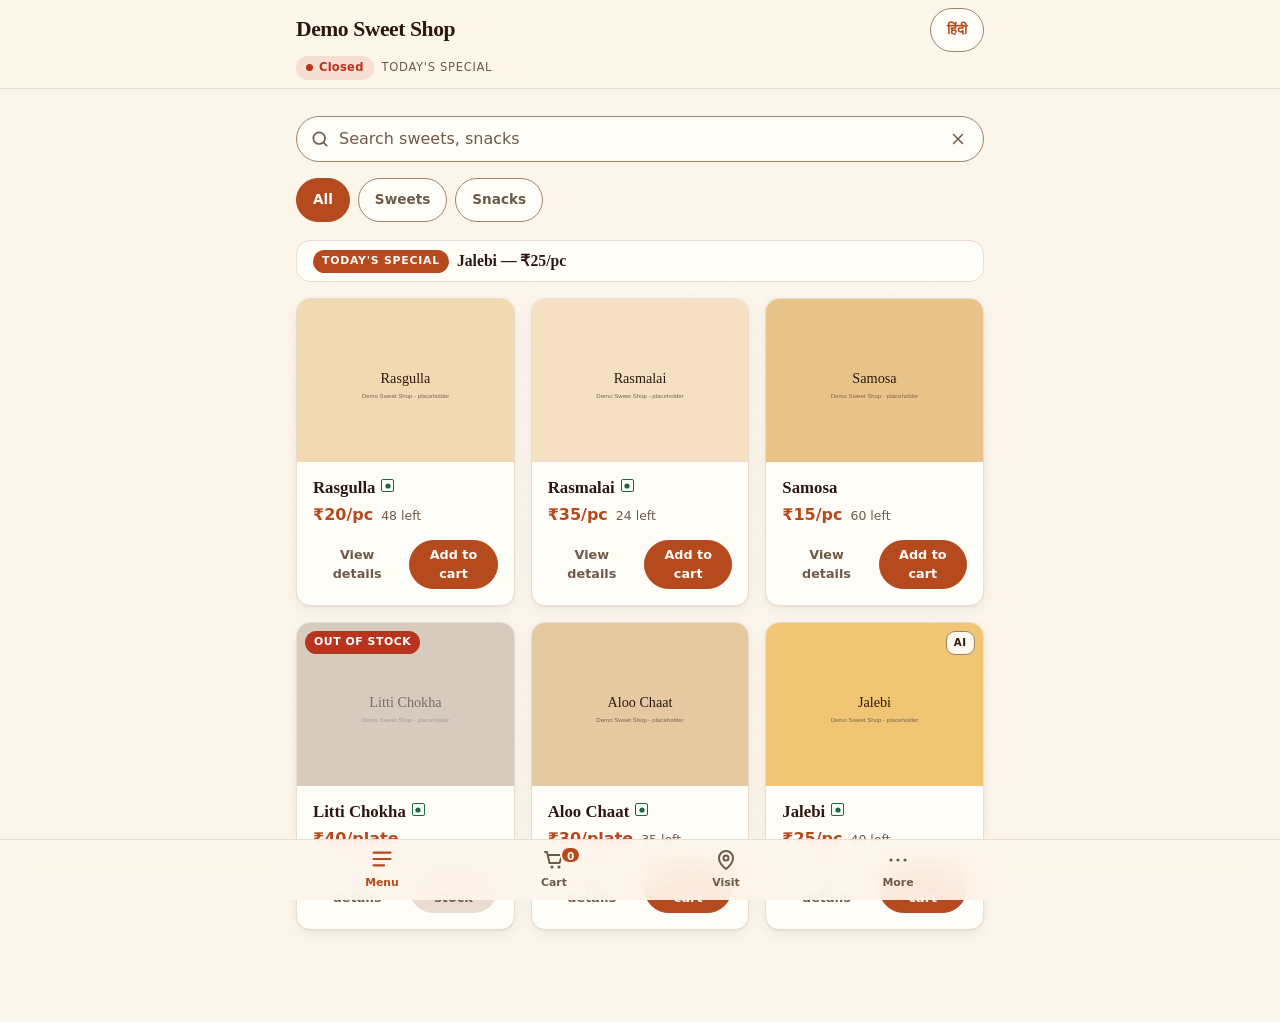
<file: index.html>
<!doctype html>
<html lang="en">
  <head>
    <meta charset="UTF-8" />
    <meta name="viewport" content="width=device-width, initial-scale=1.0, viewport-fit=cover" />
    <meta name="theme-color" content="#b44a1e" />
    <meta
      name="description"
      content="Demo Sweet Shop — browse our menu of fresh sweets and snacks, build your order and send it on WhatsApp."
    />

    <!-- iOS standalone support: without these the app opens in a Safari frame
         even after "Add to Home Screen". -->
    <meta name="apple-mobile-web-app-capable" content="yes" />
    <meta name="mobile-web-app-capable" content="yes" />
    <meta name="apple-mobile-web-app-status-bar-style" content="black-translucent" />
    <meta name="apple-mobile-web-app-title" content="Sweet Shop" />
    <meta name="format-detection" content="telephone=no" />

    <meta property="og:title" content="Demo Sweet Shop" />
    <meta
      property="og:description"
      content="Fresh sweets and snacks. Build your order and send it on WhatsApp."
    />
    <meta property="og:type" content="website" />
    <!-- Social crawlers need an absolute image URL; a relative path is
         dropped when the share is rendered. Kept in sync with .deploy.env
         by scripts/deploy-config.sh. -->
    <meta
      property="og:image"
      content="https://nightforgeio.github.io/shop-template/assets/share.png"
    />
    <meta property="og:image:width" content="1200" />
    <meta property="og:image:height" content="630" />
    <meta property="og:image:alt" content="Demo Sweet Shop — fresh sweets and snacks" />
    <meta property="og:locale" content="en_IN" />
    <meta property="og:locale:alternate" content="hi_IN" />
    <meta property="og:url" content="https://nightforgeio.github.io/shop-template/" />
    <meta name="twitter:card" content="summary_large_image" />
    <meta name="twitter:title" content="Demo Sweet Shop" />
    <meta
      name="twitter:description"
      content="Fresh sweets and snacks. Build your order and send it on WhatsApp."
    />
    <meta
      name="twitter:image"
      content="https://nightforgeio.github.io/shop-template/assets/share.png"
    />
    <link rel="canonical" href="https://nightforgeio.github.io/shop-template/" />
    <!-- CSP: configure via HTTP header on your hosting server, not meta tag.
         Recommended: default-src 'self'; img-src 'self' data:; style-src 'self'; script-src 'self'; connect-src 'self' -->
    <title>Demo Sweet Shop</title>
    <link rel="icon" type="image/svg+xml" href="assets/favicon.svg" />
    <link rel="apple-touch-icon" href="assets/icon-192.png" />
    <link rel="manifest" href="manifest.json" />
    <link rel="stylesheet" href="css/style.css" />
  </head>
  <body>
    <a class="skip-link" href="#viewMenu" data-i18n="menuTab">Menu</a>

    <!-- App header: title + live status + language -->
    <header class="app-header">
      <div class="app-header-row">
        <h1 class="shop-title" id="shopTitle" data-i18n="shopName">Demo Sweet Shop</h1>
        <button
          id="langToggle"
          class="lang-btn"
          data-lang-toggle
          type="button"
          aria-label="Switch language to Hindi"
          aria-pressed="false"
        >
          हिंदी
        </button>
      </div>
      <div class="app-header-sub">
        <span class="status-pill status-unknown" id="statusPill" hidden></span>
        <span class="header-sub-text" data-i18n="todaySpecial">Today's Special</span>
      </div>
    </header>

    <!-- Offline banner -->
    <div class="offline-banner" id="offlineBanner" role="status" hidden></div>

    <!-- ===== MENU VIEW ===== -->
    <section class="app-view" id="viewMenu" aria-labelledby="menuHeading">
      <h2 class="sr-only" id="menuHeading" data-view-heading data-i18n="menuTab">Menu</h2>

      <!-- Search -->
      <div class="search-wrap">
        <label class="sr-only" for="searchInput" data-i18n="searchLabel">Search the menu</label>
        <svg
          class="search-icon"
          width="20"
          height="20"
          viewBox="0 0 24 24"
          fill="none"
          aria-hidden="true"
          focusable="false"
        >
          <circle cx="11" cy="11" r="7" stroke="currentColor" stroke-width="2" />
          <path d="M20 20l-3.5-3.5" stroke="currentColor" stroke-width="2" stroke-linecap="round" />
        </svg>
        <input
          type="search"
          id="searchInput"
          class="search-input"
          placeholder="Search sweets, snacks"
          data-i18n-placeholder="searchPlaceholder"
          autocomplete="off"
          enterkeyhint="search"
        />
        <button
          type="button"
          class="search-clear"
          id="searchClear"
          aria-label="Clear search"
          data-i18n-aria="clearSearch"
        >
          <svg
            width="18"
            height="18"
            viewBox="0 0 24 24"
            fill="none"
            aria-hidden="true"
            focusable="false"
          >
            <path
              d="M6 6l12 12M18 6L6 18"
              stroke="currentColor"
              stroke-width="2"
              stroke-linecap="round"
            />
          </svg>
        </button>
      </div>

      <!-- Category filters -->
      <nav
        class="filter-bar"
        id="filterBar"
        aria-label="Filter by category"
        data-i18n-aria="filterNavLabel"
      >
        <button
          class="filter-btn active"
          type="button"
          data-filter="all"
          aria-pressed="true"
          data-i18n="filterAll"
        >
          All
        </button>
        <button
          class="filter-btn"
          type="button"
          data-filter="sweet"
          aria-pressed="false"
          data-i18n="filterSweet"
        >
          Sweets
        </button>
        <button
          class="filter-btn"
          type="button"
          data-filter="snack"
          aria-pressed="false"
          data-i18n="filterSnack"
        >
          Snacks
        </button>
      </nav>

      <!-- Today's special -->
      <section class="special-banner" id="specialBanner" hidden>
        <span class="special-badge" data-i18n="todaySpecial">Today's Special</span>
        <span class="special-name" id="specialName"></span>
      </section>

      <!-- Item grid -->
      <main class="menu-grid" id="menuGrid" aria-live="polite" aria-busy="true">
        <noscript>
          <p class="noscript-msg">
            This menu requires JavaScript to display items. Please enable JavaScript or contact the
            shop directly.
          </p>
        </noscript>
      </main>
    </section>

    <!-- ===== CART VIEW ===== -->
    <section class="app-view" id="viewCart" aria-labelledby="cartHeading" hidden>
      <h2 class="view-title" id="cartHeading" data-view-heading data-i18n="yourCart">Your cart</h2>
      <div class="cart-list" id="cartList"></div>
      <div class="cart-summary">
        <div class="cart-summary-row">
          <span class="cart-summary-label" data-i18n="itemsLabel">items</span>
          <span class="cart-summary-count" id="cartCount">0 items</span>
        </div>
        <div class="cart-summary-row cart-summary-total">
          <span class="cart-summary-label" data-i18n="total">Total</span>
          <span class="cart-summary-value" id="cartTotal">₹0</span>
        </div>
        <button
          type="button"
          class="btn-primary btn-block"
          id="btnOrder"
          data-i18n="orderOnWhatsapp"
        >
          Send order on WhatsApp
        </button>
        <p class="cart-note" data-i18n="orderNote">
          Opens WhatsApp with your order written out. We never take payment here.
        </p>
      </div>
    </section>

    <!-- ===== VISIT VIEW ===== -->
    <section class="app-view" id="viewVisit" aria-labelledby="visitHeading" hidden>
      <h2 class="view-title" id="visitHeading" data-view-heading data-i18n="visitTitle">
        Visit us
      </h2>
      <div id="visitBody"></div>
    </section>

    <!-- ===== MORE VIEW ===== -->
    <section class="app-view" id="viewMore" aria-labelledby="moreHeading" hidden>
      <h2 class="view-title" id="moreHeading" data-view-heading data-i18n="moreTab">More</h2>
      <div id="moreBody"></div>
      <div class="more-actions">
        <button
          type="button"
          class="btn-outline btn-block"
          id="btnInstall"
          hidden
          data-i18n="installApp"
        >
          Install the app
        </button>
        <p class="install-hint" data-i18n="installHint">
          Add it to your home screen for a full-screen, faster experience.
        </p>
        <button type="button" class="btn-outline btn-block" id="btnShare" data-i18n="shareShop">
          Share
        </button>
        <p class="footer-meta">
          <span data-i18n="menuUpdated">Menu updated</span>:
          <time id="lastUpdated"></time>
        </p>
      </div>
    </section>

    <!-- ===== BOTTOM TAB BAR ===== -->
    <nav class="tabbar" id="tabbar" aria-label="Main" data-i18n-aria="mainNavLabel">
      <button class="tab active" type="button" data-view="menu" aria-current="page">
        <svg
          width="24"
          height="24"
          viewBox="0 0 24 24"
          fill="none"
          aria-hidden="true"
          focusable="false"
        >
          <path
            d="M4 6h16M4 12h16M4 18h10"
            stroke="currentColor"
            stroke-width="2"
            stroke-linecap="round"
          />
        </svg>
        <span data-i18n="menuTab">Menu</span>
      </button>
      <button class="tab" type="button" data-view="cart">
        <svg
          width="24"
          height="24"
          viewBox="0 0 24 24"
          fill="none"
          aria-hidden="true"
          focusable="false"
        >
          <path
            d="M3 4h2l2.5 11h10L20 7H6"
            stroke="currentColor"
            stroke-width="2"
            stroke-linecap="round"
            stroke-linejoin="round"
          />
          <circle cx="10" cy="19" r="1.6" fill="currentColor" />
          <circle cx="17" cy="19" r="1.6" fill="currentColor" />
        </svg>
        <span data-i18n="cartTab">Cart</span>
        <span class="cart-badge" id="cartBadge" hidden>0</span>
      </button>
      <button class="tab" type="button" data-view="visit">
        <svg
          width="24"
          height="24"
          viewBox="0 0 24 24"
          fill="none"
          aria-hidden="true"
          focusable="false"
        >
          <path
            d="M12 21s7-5.5 7-11a7 7 0 10-14 0c0 5.5 7 11 7 11z"
            stroke="currentColor"
            stroke-width="2"
            stroke-linejoin="round"
          />
          <circle cx="12" cy="10" r="2.5" stroke="currentColor" stroke-width="2" />
        </svg>
        <span data-i18n="visitTab">Visit</span>
      </button>
      <button class="tab" type="button" data-view="more">
        <svg
          width="24"
          height="24"
          viewBox="0 0 24 24"
          fill="none"
          aria-hidden="true"
          focusable="false"
        >
          <circle cx="5" cy="12" r="1.6" fill="currentColor" />
          <circle cx="12" cy="12" r="1.6" fill="currentColor" />
          <circle cx="19" cy="12" r="1.6" fill="currentColor" />
        </svg>
        <span data-i18n="moreTab">More</span>
      </button>
    </nav>

    <!-- ===== ITEM DETAIL SHEET ===== -->
    <div
      class="sheet-backdrop"
      id="itemSheet"
      hidden
      role="dialog"
      aria-modal="true"
      aria-label="Item details"
      data-i18n-aria="itemDetails"
    >
      <div class="sheet-close-bar">
        <button
          type="button"
          class="sheet-close"
          data-sheet-close
          aria-label="Close"
          data-i18n-aria="close"
        >
          <svg
            width="20"
            height="20"
            viewBox="0 0 24 24"
            fill="none"
            aria-hidden="true"
            focusable="false"
          >
            <path
              d="M6 6l12 12M18 6L6 18"
              stroke="currentColor"
              stroke-width="2"
              stroke-linecap="round"
            />
          </svg>
        </button>
      </div>
      <div class="sheet-body" id="sheetBody"></div>
    </div>

    <!-- Toast -->
    <div class="toast" id="toast" role="status" aria-live="polite" hidden></div>

    <script src="js/i18n.js"></script>
    <script src="js/hours.js"></script>
    <script src="js/cart.js"></script>
    <script src="js/app.js"></script>
  </body>
</html>
</file>
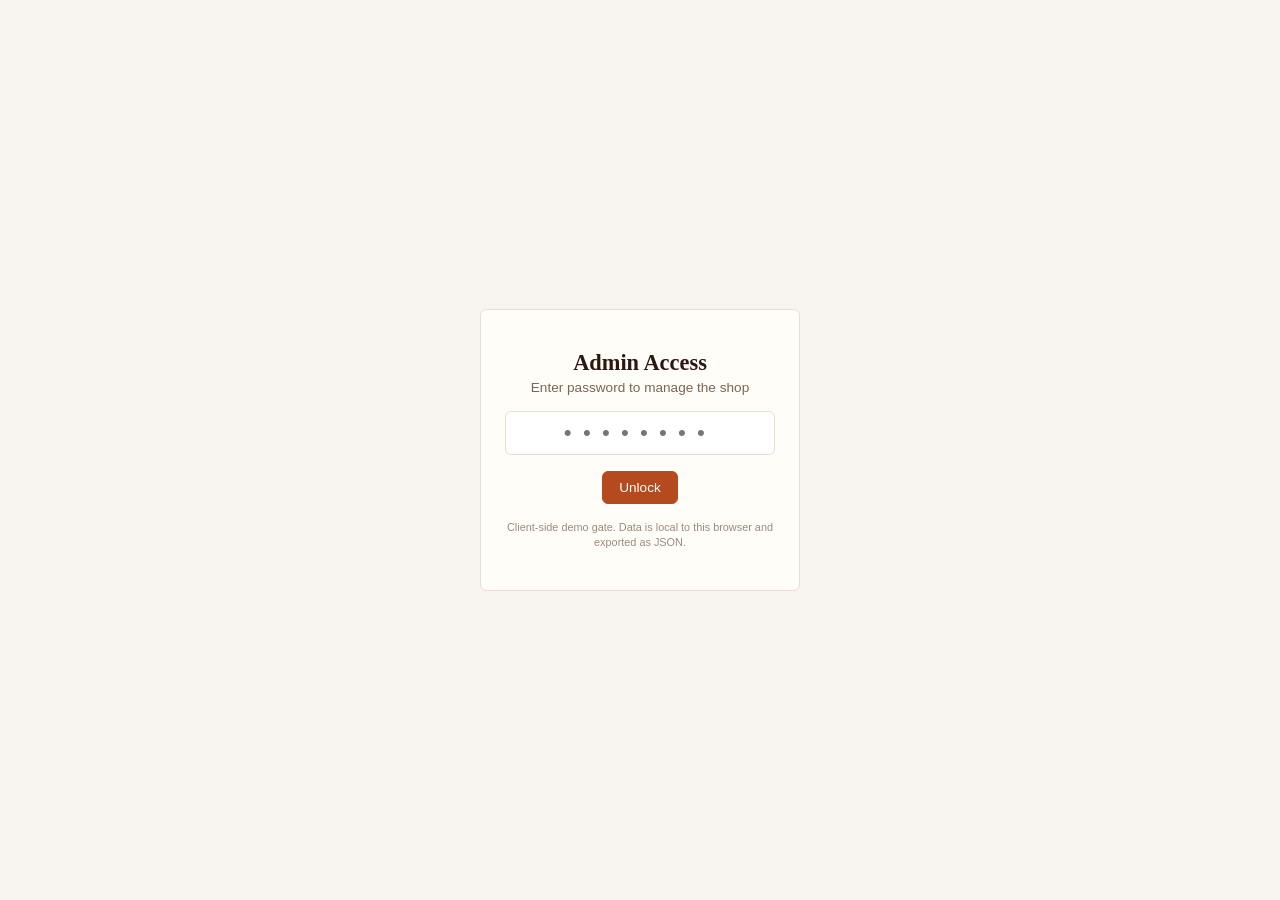
<file: admin/index.html>
<!doctype html>
<html lang="en">
  <head>
    <meta charset="UTF-8" />
    <meta name="viewport" content="width=device-width, initial-scale=1.0" />
    <meta name="theme-color" content="#b44a1e" />
    <meta name="robots" content="noindex, nofollow" />
    <title>Admin — Demo Sweet Shop</title>
    <link rel="stylesheet" href="css/admin.css" />
  </head>
  <body>
    <div id="pinGate" class="pin-gate">
      <form id="pinForm" class="pin-form">
        <h1 class="pin-title">Admin Access</h1>
        <p class="pin-hint">Enter password to manage the shop</p>
        <input
          type="password"
          id="pinInput"
          class="pin-input"
          placeholder="••••••••"
          autocomplete="current-password"
        />
        <button type="submit" class="btn btn-primary">Unlock</button>
        <p id="pinError" class="pin-error" hidden>Wrong password. Try again.</p>
        <p class="pin-note">
          Client-side demo gate. Data is local to this browser and exported as JSON.
        </p>
      </form>
    </div>

    <div id="adminPanel" class="admin-panel" hidden>
      <header class="admin-header">
        <h1 class="admin-title">Shop Admin</h1>
        <div class="admin-actions">
          <button id="btnExport" class="btn btn-secondary">Export items.json</button>
          <button id="btnExportShop" class="btn btn-secondary">Export shop.json</button>
          <button id="btnExportHistory" class="btn btn-secondary">Export history.json</button>
          <button id="btnReset" class="btn btn-danger">Reset to default</button>
          <button id="btnLock" class="btn btn-ghost">Lock</button>
        </div>
      </header>

      <nav class="admin-tabs" role="tablist">
        <button class="admin-tab active" data-tab="items" role="tab">Items</button>
        <button class="admin-tab" data-tab="shop" role="tab">Shop Settings</button>
        <button class="admin-tab" data-tab="history" role="tab">History</button>
      </nav>

      <section id="tab-items" class="admin-tabpanel">
        <div class="admin-toolbar">
          <button id="btnAddItem" class="btn btn-primary">+ Add Item</button>
          <span id="itemCount" class="item-count"></span>
        </div>
        <div id="itemList" class="item-list"></div>
      </section>

      <section id="tab-shop" class="admin-tabpanel" hidden>
        <form id="shopForm" class="shop-form">
          <label class="field">
            <span>Shop name</span>
            <input type="text" id="shopName" />
          </label>
          <label class="field">
            <span>WhatsApp number (digits only, country code first)</span>
            <input type="tel" id="shopWhatsapp" placeholder="919876543210" />
          </label>
          <label class="field">
            <span>Address</span>
            <input type="text" id="shopAddressField" />
          </label>
          <label class="field">
            <span>Google Maps URL</span>
            <input type="url" id="shopMapsUrl" placeholder="https://maps.google.com/?q=..." />
          </label>
          <div class="field-row">
            <label class="field">
              <span>Opens at</span>
              <input type="time" id="shopOpen" />
            </label>
            <label class="field">
              <span>Closes at</span>
              <input type="time" id="shopClose" />
            </label>
          </div>
          <label class="field">
            <span>Days open</span>
            <input type="text" id="shopDays" placeholder="Mon–Sun" />
          </label>
          <label class="field">
            <span>Shop timezone (IANA name)</span>
            <input type="text" id="shopTimezone" placeholder="Asia/Kolkata" />
          </label>
          <div class="admin-toolbar">
            <button type="submit" class="btn btn-primary">Save shop settings</button>
            <span id="shopSaved" class="item-count"></span>
          </div>
        </form>
      </section>

      <section id="tab-history" class="admin-tabpanel" hidden>
        <div class="admin-toolbar">
          <button id="btnClearHistory" class="btn btn-danger">Clear history</button>
        </div>
        <div id="historyList" class="history-list"></div>
      </section>
    </div>

    <dialog id="editDialog" class="edit-dialog">
      <form id="editForm" method="dialog">
        <h2 id="dialogTitle" class="dialog-title">Edit Item</h2>
        <input type="hidden" id="editId" />
        <label class="field">
          <span>Name (EN)</span>
          <input type="text" id="editName" required />
        </label>
        <label class="field">
          <span>Name (HI)</span>
          <input type="text" id="editNameHi" required />
        </label>
        <div class="field-row">
          <label class="field">
            <span>Price (₹)</span>
            <input type="number" id="editPrice" min="1" step="1" required />
          </label>
          <label class="field">
            <span>Quantity</span>
            <input type="number" id="editQty" min="0" step="1" required />
          </label>
        </div>
        <label class="field">
          <span>Category</span>
          <select id="editCategory">
            <option value="sweet">Sweet</option>
            <option value="snack">Snack</option>
          </select>
        </label>
        <label class="field">
          <span>Unit</span>
          <select id="editUnit">
            <option value="pc">per piece</option>
            <option value="kg">per kg</option>
            <option value="plate">per plate</option>
          </select>
        </label>
        <label class="field">
          <span>Image path</span>
          <input type="text" id="editImage" placeholder="assets/item.svg" />
        </label>
        <label class="field field-checkbox">
          <input type="checkbox" id="editAiGen" />
          <span>AI-generated image</span>
        </label>
        <label class="field field-checkbox">
          <input type="checkbox" id="editSpecial" />
          <span>Show as "Today's Special"</span>
        </label>
        <label class="field">
          <span>Diet</span>
          <select id="editVeg">
            <option value="">Not marked</option>
            <option value="true">Vegetarian</option>
            <option value="false">Non-vegetarian</option>
          </select>
        </label>
        <div class="dialog-actions">
          <button type="button" id="btnCancelEdit" class="btn btn-ghost">Cancel</button>
          <button type="submit" class="btn btn-primary">Save</button>
        </div>
      </form>
    </dialog>

    <script src="js/admin.js"></script>
  </body>
</html>
</file>
<file: css/style.css>
/* ==========================================================================
   Demo Sweet Shop — app stylesheet

   This is an app shell, not a brochure. The layout rules that make it feel
   native:
     - fixed app header with a blurred backdrop
     - fixed bottom tab bar with safe-area padding
     - views scroll under both, with padding to clear them
     - content sits in a scrolling pane, the chrome does not move
   ========================================================================== */

:root {
  --clr-bg: #fdf6ec;
  --clr-bg-2: #f7ece0;
  --clr-card: #fffdf8;
  --clr-text: #2c1810;
  --clr-accent: #b44a1e;
  --clr-accent-ink: #fffaf5;
  --clr-muted: #6f5a4a;
  --clr-oos: #b8341f;
  /* Ink used ON TOP of a solid --clr-oos fill (the out-of-stock badge).
     White on the light-mode #b8341f is 5.92:1, but white on the dark-mode
     #e8705f is only 3.04:1, so the dark scheme needs dark ink instead. */
  --clr-oos-ink: #fff;
  --clr-border: #e8ddd0;
  /* Border on interactive controls (search input, filter chips, stepper
     buttons). WCAG 1.4.11 requires 3:1 for the boundary of a control, so
     this is darker than the purely decorative --clr-border. */
  --clr-border-2: #9e8369;
  --clr-error: #b8341f;
  --clr-success: #186a41;
  --clr-wa: #25d366;
  --clr-veg: #186a41;
  --clr-non-veg: #b8341f;

  /* The app shell width. On a phone this is the full screen; on a desktop
     the header, the scrolling view and the tab bar all stop here so the
     chrome stays aligned with the content instead of stretching edge to
     edge. */
  --shell-w: 720px;

  --radius-card: 14px;
  --radius-sm: 9px;
  --radius-pill: 999px;

  --space-xs: 4px;
  --space-sm: 8px;
  --space-md: 16px;
  --space-lg: 24px;
  --space-xl: 32px;

  --font-display: "Georgia", "Noto Serif Devanagari", serif;
  --font-body: "Segoe UI", "Noto Sans Devanagari", system-ui, sans-serif;

  /* Chrome heights — the scroll pane is padded by these so content is
     never trapped under the header or the tab bar. */
  --header-h: 108px;
  --tabbar-h: 60px;
  --safe-b: env(safe-area-inset-bottom, 0px);
  --safe-t: env(safe-area-inset-top, 0px);

  --ease: cubic-bezier(0.2, 0.7, 0.2, 1);

  /* Motion durations live in variables so the reduced-motion block can
     neutralise them by changing one value, with no !important needed. */
  --dur-fast: 0.15s;
  --dur-med: 0.18s;
  --dur-slow: 0.22s;
  --dur-sheet: 0.26s;
  --dur-toast: 0.24s;
  --dur-skeleton: 1.4s;
  --shadow-card: 0 1px 2px rgb(44 24 16 / 6%), 0 4px 14px rgb(44 24 16 / 5%);
  --shadow-raised: 0 8px 28px rgb(44 24 16 / 14%);

  --noise: url("data:image/svg+xml,%3Csvg xmlns='http://www.w3.org/2000/svg' width='200' height='200'%3E%3Cfilter id='n'%3E%3CfeTurbulence type='fractalNoise' baseFrequency='0.75' numOctaves='4' stitchTiles='stitch'/%3E%3C/filter%3E%3Crect width='200' height='200' filter='url(%23n)' opacity='0.03'/%3E%3C/svg%3E");
}

* {
  margin: 0;
  padding: 0;
  box-sizing: border-box;
}

html {
  text-size-adjust: 100%;
}

body {
  font-family: var(--font-body);
  background: var(--noise), var(--clr-bg);
  color: var(--clr-text);
  min-height: 100dvh;
  line-height: 1.55;
  /* The tab bar is fixed; the body must not scroll independently of it. */
  overflow-x: hidden;
}

/* --- Accessibility helpers --- */

.sr-only {
  position: absolute;
  width: 1px;
  height: 1px;
  padding: 0;
  margin: -1px;
  overflow: hidden;
  /* clip-path replaces the deprecated `clip` shorthand. */
  clip-path: inset(50%);
  white-space: nowrap;
  border: 0;
}

.skip-link {
  position: absolute;
  left: -9999px;
  top: 0;
  z-index: 200;
  background: var(--clr-accent);
  color: var(--clr-accent-ink);
  /* display:inline-flex + min-height keeps the visible target at 44px. */
  display: inline-flex;
  align-items: center;
  min-height: 44px;
  padding: var(--space-sm) var(--space-md);
  border-radius: 0 0 var(--radius-sm) 0;
  text-decoration: none;
  font-weight: 600;
}

.skip-link:focus {
  left: 0;
}

:focus-visible {
  outline: 2px solid var(--clr-accent);
  outline-offset: 2px;
}

/* ==========================================================================
   App header
   ========================================================================== */

.app-header {
  position: fixed;
  inset: 0 0 auto;
  z-index: 60;
  padding: calc(var(--space-sm) + var(--safe-t)) var(--space-md) var(--space-sm);
  background: color-mix(in srgb, var(--clr-bg) 86%, transparent);
  backdrop-filter: blur(14px) saturate(1.4);
  border-bottom: 1px solid var(--clr-border);
}

/* The header row is centred on the same content column as the scrolling
   view, so the shop name lines up with the menu cards instead of drifting
   to the far left of a wide desktop window. On a phone the column is
   narrower than the screen, so this resolves to the full width. */
.app-header-row,
.app-header-sub {
  width: min(100%, calc(var(--shell-w) - var(--space-md) * 2));
  margin-inline: auto;
}

.app-header-row {
  display: flex;
  align-items: center;
  justify-content: space-between;
  gap: var(--space-md);
}

.shop-title {
  font-family: var(--font-display);
  font-size: 1.35rem;
  font-weight: 700;
  letter-spacing: -0.02em;
  line-height: 1.2;
  min-width: 0;
  overflow: hidden;
  text-overflow: ellipsis;
  white-space: nowrap;
}

.lang-btn {
  font: inherit;
  font-size: 0.85rem;
  font-weight: 600;
  flex-shrink: 0;
  min-height: 44px;
  padding: var(--space-xs) var(--space-md);
  border: 1px solid var(--clr-border-2);
  border-radius: var(--radius-pill);
  background: var(--clr-card);
  color: var(--clr-accent);
  cursor: pointer;
  transition:
    background var(--dur-fast) var(--ease),
    color var(--dur-fast) var(--ease),
    border-color var(--dur-fast) var(--ease);
}

.lang-btn:hover {
  background: var(--clr-accent);
  border-color: var(--clr-accent);
  color: var(--clr-accent-ink);
}

.app-header-sub {
  display: flex;
  align-items: center;
  gap: var(--space-sm);
  margin-top: var(--space-xs);
  min-height: 22px;
}

.header-sub-text {
  font-size: 0.72rem;
  letter-spacing: 0.06em;
  text-transform: uppercase;
  color: var(--clr-muted);
}

/* --- Status pill (open / closed) --- */

.status-pill {
  display: inline-flex;
  align-items: center;
  gap: 6px;
  font-size: 0.72rem;
  font-weight: 700;
  padding: 3px 10px;
  border-radius: var(--radius-pill);
  letter-spacing: 0.02em;
}

.status-pill::before {
  content: "";
  width: 7px;
  height: 7px;
  border-radius: 50%;
  background: currentcolor;
}

.status-open {
  background: color-mix(in srgb, var(--clr-success) 14%, transparent);
  color: var(--clr-success);
}

.status-closed {
  background: color-mix(in srgb, var(--clr-oos) 12%, transparent);
  color: var(--clr-oos);
}

.status-unknown {
  background: var(--clr-bg-2);
  color: var(--clr-muted);
}

/* --- Offline banner --- */
.offline-banner {
  position: fixed;
  top: calc(var(--header-h) + var(--safe-t));
  inset-inline: 0;
  z-index: 55;
  background: var(--clr-oos);
  color: var(--clr-oos-ink);
  text-align: center;
  font-size: 0.8rem;
  font-weight: 600;
  padding: var(--space-xs) var(--space-md);
}

/* ==========================================================================
   Views
   ========================================================================== */

.app-view {
  padding: calc(var(--header-h) + var(--safe-t) + var(--space-sm)) var(--space-md)
    calc(var(--tabbar-h) + var(--safe-b) + var(--space-xl));
  max-width: var(--shell-w);
  margin-inline: auto;
}

.app-view[hidden] {
  display: none;
}

.view-title {
  font-family: var(--font-display);
  font-size: 1.5rem;
  font-weight: 700;
  letter-spacing: -0.02em;
  margin-bottom: var(--space-md);
}

.view-title:focus {
  outline: none;
}

/* ==========================================================================
   Search
   ========================================================================== */

.search-wrap {
  position: relative;
  display: flex;
  align-items: center;
  margin-bottom: var(--space-md);
}

.search-icon {
  position: absolute;
  left: 14px;
  color: var(--clr-muted);
  pointer-events: none;
}

.search-input {
  font: inherit;
  width: 100%;
  min-height: 46px;
  padding: 0 44px 0 42px;
  border: 1px solid var(--clr-border-2);
  border-radius: var(--radius-pill);
  background: var(--clr-card);
  color: var(--clr-text);
  appearance: none;
}

.search-input::placeholder {
  color: var(--clr-muted);
}

.search-input:focus {
  outline: 2px solid var(--clr-accent);
  outline-offset: 1px;
  border-color: var(--clr-accent);
}

/* Hide the native clear affordance; the button below does the same job. */
.search-input::-webkit-search-cancel-button {
  display: none;
}

.search-clear {
  position: absolute;
  right: 4px;
  display: grid;
  place-items: center;
  /* The glyph is 18px, but the hit area is a full 44px target so the
     button is comfortably tappable on a phone. */
  width: 44px;
  height: 44px;
  border: 0;
  border-radius: 50%;
  background: transparent;
  color: var(--clr-muted);
  cursor: pointer;
}

.search-clear:hover {
  background: var(--clr-bg-2);
  color: var(--clr-text);
}

/* ==========================================================================
   Filters
   ========================================================================== */

.filter-bar {
  display: flex;
  gap: var(--space-sm);
  margin-bottom: var(--space-md);
  overflow-x: auto;
  scrollbar-width: none;
  padding-bottom: 2px;
}

.filter-bar::-webkit-scrollbar {
  display: none;
}

.filter-btn {
  font: inherit;
  font-size: 0.85rem;
  font-weight: 600;
  flex-shrink: 0;
  min-height: 44px;
  padding: var(--space-xs) var(--space-md);
  border: 1px solid var(--clr-border-2);
  border-radius: var(--radius-pill);
  background: var(--clr-card);
  color: var(--clr-muted);
  cursor: pointer;
  transition:
    background var(--dur-fast) var(--ease),
    color var(--dur-fast) var(--ease),
    border-color var(--dur-fast) var(--ease);
}

.filter-btn:hover {
  border-color: var(--clr-accent);
  color: var(--clr-accent);
}

.filter-btn.active {
  background: var(--clr-accent);
  border-color: var(--clr-accent);
  color: var(--clr-accent-ink);
}

/* ==========================================================================
   Special banner
   ========================================================================== */

.special-banner {
  display: flex;
  align-items: center;
  gap: var(--space-sm);
  flex-wrap: wrap;
  margin-bottom: var(--space-md);
  padding: var(--space-sm) var(--space-md);
  background: var(--clr-card);
  border: 1px solid var(--clr-border);
  border-radius: var(--radius-card);
}

.special-badge {
  font-size: 0.68rem;
  font-weight: 700;
  text-transform: uppercase;
  letter-spacing: 0.07em;
  background: var(--clr-accent);
  color: var(--clr-accent-ink);
  padding: 3px 9px;
  border-radius: var(--radius-pill);
}

.special-name {
  font-family: var(--font-display);
  font-size: 0.98rem;
  font-weight: 600;
}

/* ==========================================================================
   Menu grid + cards
   ========================================================================== */

.menu-grid {
  display: grid;
  grid-template-columns: repeat(auto-fill, minmax(210px, 1fr));
  gap: var(--space-md);
}

.item-card {
  background: var(--clr-card);
  border-radius: var(--radius-card);
  border: 1px solid var(--clr-border);
  box-shadow: var(--shadow-card);
  overflow: hidden;
  display: flex;
  flex-direction: column;
  transition:
    transform var(--dur-med) var(--ease),
    box-shadow var(--dur-med) var(--ease),
    border-color var(--dur-med) var(--ease);
}

.item-card:hover {
  transform: translateY(-3px);
  box-shadow: var(--shadow-raised);
  border-color: var(--clr-border-2);
}

.card-media {
  position: relative;
  background: var(--clr-bg-2);
}

.item-card img {
  width: 100%;
  aspect-ratio: 4 / 3;
  /* The height attribute on the <img> maps to a presentational hint that
     beats aspect-ratio, so the card image would render at its natural
     640x480 and blow the card height up. height:auto lets the ratio win. */
  height: auto;
  object-fit: cover;
  display: block;
}

.item-card.oos img {
  filter: grayscale(0.7);
  opacity: 60%;
}

.item-card.oos {
  border-color: var(--clr-border);
}

.oos-label {
  position: absolute;
  left: var(--space-sm);
  top: var(--space-sm);
  font-size: 0.68rem;
  font-weight: 700;
  color: var(--clr-oos-ink);
  text-transform: uppercase;
  letter-spacing: 0.05em;
  background: var(--clr-oos);
  padding: 3px 9px;
  border-radius: var(--radius-pill);
}

/* --- Veg / non-veg marker ---
   The Indian convention: a green square for vegetarian, red for
   non-vegetarian. Rendered as a bordered square with a dot so it stays
   legible at small sizes and never relies on colour alone. */
.diet-marker {
  display: inline-grid;
  place-items: center;
  width: 13px;
  height: 13px;
  border: 1.5px solid var(--clr-veg);
  border-radius: 2px;
  color: var(--clr-veg);
  vertical-align: 2px;
  margin-left: 6px;
  flex-shrink: 0;
}

.diet-marker.non-veg {
  border-color: var(--clr-non-veg);
  color: var(--clr-non-veg);
}

/* The aiGenerated flag is a factual claim about the image source, so it is
   always visible rather than hidden. See README. */
.ai-badge {
  position: absolute;
  right: var(--space-sm);
  top: var(--space-sm);
  font-size: 0.64rem;
  font-weight: 700;
  letter-spacing: 0.08em;
  color: var(--clr-text);
  background: color-mix(in srgb, var(--clr-card) 92%, transparent);
  border: 1px solid var(--clr-border-2);
  padding: 3px 7px;
  border-radius: var(--radius-sm);
}

.card-body {
  padding: var(--space-md);
  display: flex;
  flex-direction: column;
  gap: var(--space-xs);
  flex: 1;
}

.item-name {
  font-family: var(--font-display);
  font-size: 1.05rem;
  font-weight: 600;
  line-height: 1.25;
}

.item-meta {
  display: flex;
  align-items: baseline;
  gap: var(--space-sm);
  flex-wrap: wrap;
}

.item-price {
  font-weight: 700;
  color: var(--clr-accent);
  font-size: 1rem;
}

.item-qty {
  font-size: 0.78rem;
  color: var(--clr-muted);
}

.card-actions {
  display: flex;
  gap: var(--space-sm);
  margin-top: auto;
  padding-top: var(--space-sm);
}

/* ==========================================================================
   Buttons
   ========================================================================== */

.btn-primary,
.btn-outline,
.btn-ghost {
  font: inherit;
  font-size: 0.85rem;
  font-weight: 600;
  display: inline-flex;
  align-items: center;
  justify-content: center;
  gap: var(--space-xs);
  min-height: 44px;
  padding: var(--space-xs) var(--space-md);
  border-radius: var(--radius-pill);
  cursor: pointer;
  text-decoration: none;
  transition:
    background var(--dur-fast) var(--ease),
    color var(--dur-fast) var(--ease),
    border-color var(--dur-fast) var(--ease),
    transform var(--dur-fast) var(--ease);
}

.btn-primary {
  background: var(--clr-accent);
  border: 1px solid var(--clr-accent);
  color: var(--clr-accent-ink);
}

/* The disabled state is declared before the hover state so the more
   specific hover rule can never win over a disabled button. */
.btn-primary.is-disabled,
.btn-primary:disabled {
  background: var(--clr-border);
  border-color: var(--clr-border);
  color: var(--clr-muted);
  cursor: not-allowed;
  transform: none;
  filter: none;
}

.btn-primary:hover:not(:disabled) {
  transform: translateY(-2px);
  filter: brightness(1.06);
}

.btn-outline {
  background: transparent;
  border: 1px solid var(--clr-accent);
  color: var(--clr-accent);
}

.btn-outline:hover {
  background: var(--clr-accent);
  color: var(--clr-accent-ink);
}

.btn-ghost {
  background: transparent;
  border: 1px solid transparent;
  color: var(--clr-muted);
}

.btn-ghost:hover {
  background: var(--clr-bg-2);
  color: var(--clr-text);
}

/* The small variant is still a full 44px tap target — it is smaller in
   type and padding, not in hit area. */
.btn-sm {
  min-height: 44px;
  font-size: 0.8rem;
  padding: var(--space-xs) var(--space-md);
  flex: 1;
}

.btn-block {
  display: flex;
  width: 100%;
}

/* ==========================================================================
   Empty states
   ========================================================================== */

.empty-state {
  grid-column: 1 / -1;
  text-align: center;
  padding: var(--space-xl) var(--space-md);
  background: var(--clr-card);
  border: 1px dashed var(--clr-border-2);
  border-radius: var(--radius-card);
}

.empty-state h3 {
  font-family: var(--font-display);
  font-size: 1.15rem;
  margin-bottom: var(--space-xs);
}

.empty-state p {
  color: var(--clr-muted);
  font-size: 0.9rem;
  margin-bottom: var(--space-md);
}

/* The empty-state CTA is centred by `text-align: center` on .empty-state.
   It stays inline-flex so it shrink-wraps its label rather than stretching
   to the full width of the empty-state card. */

/* ==========================================================================
   Skeleton
   ========================================================================== */

.skeleton-card {
  border-radius: var(--radius-card);
  border: 1px solid var(--clr-border);
  overflow: hidden;
  aspect-ratio: 4 / 5;
  background: linear-gradient(90deg, var(--clr-bg-2) 25%, var(--clr-card) 50%, var(--clr-bg-2) 75%);
  background-size: 200% 100%;
  animation: skeleton-pulse var(--dur-skeleton) ease-in-out infinite;
}

@keyframes skeleton-pulse {
  0% {
    background-position: 200% 0;
  }

  100% {
    background-position: -200% 0;
  }
}

/* ==========================================================================
   Cart
   ========================================================================== */

.cart-list {
  display: flex;
  flex-direction: column;
  gap: var(--space-sm);
  margin-bottom: var(--space-md);
}

.cart-row {
  display: flex;
  align-items: center;
  gap: var(--space-md);
  background: var(--clr-card);
  border: 1px solid var(--clr-border);
  border-radius: var(--radius-card);
  padding: var(--space-sm) var(--space-md);
}

.cart-img {
  width: 56px;
  height: 56px;
  border-radius: var(--radius-sm);
  object-fit: cover;
  flex-shrink: 0;
  background: var(--clr-bg-2);
}

.cart-info {
  flex: 1;
  min-width: 0;
}

.cart-name {
  font-family: var(--font-display);
  font-weight: 600;
  font-size: 0.98rem;
  line-height: 1.25;
}

.cart-price {
  font-size: 0.82rem;
  color: var(--clr-accent);
  font-weight: 600;
}

.stepper {
  display: flex;
  align-items: center;
  gap: var(--space-xs);
  flex-shrink: 0;
}

.step-btn {
  /* 44px hit target, same as every other control. */
  width: 44px;
  height: 44px;
  display: grid;
  place-items: center;
  font-size: 1.15rem;
  line-height: 1;
  border: 1px solid var(--clr-border-2);
  border-radius: 50%;
  background: var(--clr-card);
  color: var(--clr-accent);
  cursor: pointer;
  transition:
    background var(--dur-fast) var(--ease),
    color var(--dur-fast) var(--ease);
}

.step-btn:hover {
  background: var(--clr-accent);
  border-color: var(--clr-accent);
  color: var(--clr-accent-ink);
}

.step-qty {
  min-width: 24px;
  text-align: center;
  font-weight: 700;
  font-variant-numeric: tabular-nums;
}

.cart-summary {
  background: var(--clr-card);
  border: 1px solid var(--clr-border);
  border-radius: var(--radius-card);
  padding: var(--space-md);
  position: sticky;
  bottom: calc(var(--tabbar-h) + var(--safe-b) + var(--space-sm));
  box-shadow: var(--shadow-card);
}

.cart-summary-row {
  display: flex;
  align-items: baseline;
  justify-content: space-between;
  padding: var(--space-xs) 0;
  font-size: 0.88rem;
  color: var(--clr-muted);
}

.cart-summary-total {
  font-size: 1.05rem;
  color: var(--clr-text);
  font-weight: 700;
  padding-bottom: var(--space-sm);
  margin-bottom: var(--space-sm);
  border-bottom: 1px solid var(--clr-border);
}

.cart-summary-value {
  font-size: 1.3rem;
  font-weight: 700;
  color: var(--clr-accent);
  font-variant-numeric: tabular-nums;
}

.cart-note {
  font-size: 0.74rem;
  color: var(--clr-muted);
  text-align: center;
  margin-top: var(--space-sm);
}

/* ==========================================================================
   Visit + More
   ========================================================================== */

.visit-card {
  background: var(--clr-card);
  border: 1px solid var(--clr-border);
  border-radius: var(--radius-card);
  padding: var(--space-lg);
  box-shadow: var(--shadow-card);
}

.visit-row {
  font-size: 0.92rem;
  margin-top: var(--space-sm);
}

.visit-muted {
  color: var(--clr-muted);
  font-size: 0.82rem;
}

.visit-address {
  font-size: 0.92rem;
  margin-top: var(--space-md);
  padding-top: var(--space-md);
  border-top: 1px solid var(--clr-border);
  color: var(--clr-muted);
}

.visit-actions {
  display: flex;
  flex-wrap: wrap;
  gap: var(--space-sm);
  margin-top: var(--space-lg);
}

.how-block {
  margin-bottom: var(--space-lg);
}

.block-title {
  font-family: var(--font-display);
  font-size: 1.15rem;
  font-weight: 700;
  margin-bottom: var(--space-md);
}

.how-step {
  display: flex;
  gap: var(--space-md);
  padding: var(--space-md);
  background: var(--clr-card);
  border: 1px solid var(--clr-border);
  border-radius: var(--radius-card);
  margin-bottom: var(--space-sm);
}

.how-num {
  font-family: var(--font-display);
  font-size: 1.3rem;
  font-weight: 700;
  color: var(--clr-accent);
  line-height: 1.2;
  flex-shrink: 0;
}

.how-step h4 {
  font-size: 0.98rem;
  font-weight: 600;
  margin-bottom: 2px;
}

.how-step p {
  font-size: 0.85rem;
  color: var(--clr-muted);
}

.testimonials-list {
  display: grid;
  grid-template-columns: repeat(auto-fit, minmax(200px, 1fr));
  gap: var(--space-md);
}

.testimonial {
  background: var(--clr-card);
  border: 1px solid var(--clr-border);
  border-radius: var(--radius-card);
  padding: var(--space-md);
}

.testimonial-text {
  font-size: 0.85rem;
  font-style: italic;
  margin-bottom: var(--space-sm);
}

.testimonial-name {
  font-size: 0.75rem;
  color: var(--clr-muted);
  font-style: normal;
}

.more-actions {
  display: flex;
  flex-direction: column;
  gap: var(--space-sm);
}

.install-hint {
  font-size: 0.76rem;
  color: var(--clr-muted);
  text-align: center;
  margin-top: calc(var(--space-xs) * -1);
}

.footer-meta {
  font-size: 0.72rem;
  color: var(--clr-muted);
  text-align: center;
  opacity: 85%;
}

/* ==========================================================================
   Bottom tab bar
   ========================================================================== */

.tabbar {
  position: fixed;
  inset: auto 0 0;
  z-index: 70;
  display: grid;
  grid-template-columns: repeat(4, 1fr);
  background: color-mix(in srgb, var(--clr-bg) 92%, transparent);
  backdrop-filter: blur(14px) saturate(1.4);
  border-top: 1px solid var(--clr-border);
  padding-bottom: var(--safe-b);
  /* The bar itself spans the window (so the blur covers the full width),
     but the buttons sit inside the same content column as the menu grid. */
  padding-inline: max(0px, calc((100% - var(--shell-w)) / 2 + var(--space-md)));
}

.tab {
  font: inherit;
  display: flex;
  flex-direction: column;
  align-items: center;
  justify-content: center;
  gap: 3px;
  min-height: var(--tabbar-h);
  padding: var(--space-xs) 4px;
  border: 0;
  background: transparent;
  color: var(--clr-muted);
  font-size: 0.68rem;
  font-weight: 600;
  cursor: pointer;
  position: relative;
  transition: color var(--dur-fast) var(--ease);
}

.tab svg {
  transition: transform var(--dur-med) var(--ease);
}

.tab.active {
  color: var(--clr-accent);
}

.tab.active svg {
  transform: translateY(-1px) scale(1.06);
}

.cart-badge {
  position: absolute;
  top: 6px;
  left: 50%;
  margin-left: 6px;
  min-width: 18px;
  height: 18px;
  padding: 0 5px;
  display: grid;
  place-items: center;
  font-size: 0.66rem;
  font-weight: 700;
  font-variant-numeric: tabular-nums;
  /* The badge sits on the accent fill, so it takes the accent's ink —
     not white, which is only 3.2:1 on the dark-mode accent. */
  color: var(--clr-accent-ink);
  background: var(--clr-accent);
  border-radius: var(--radius-pill);
  border: 2px solid var(--clr-bg);
}

/* ==========================================================================
   Item detail sheet
   ========================================================================== */

.sheet-backdrop {
  position: fixed;
  inset: 0;
  z-index: 90;
  background: rgb(44 24 16 / 45%);
  backdrop-filter: blur(3px);
  display: flex;
  flex-direction: column;
  justify-content: flex-end;
  opacity: 0%;
  transition: opacity var(--dur-slow) var(--ease);
}

.sheet-backdrop.open {
  opacity: 100%;
}

.sheet-backdrop[hidden] {
  display: none;
}

.sheet-close-bar {
  display: flex;
  justify-content: flex-end;
  padding: var(--space-sm) var(--space-md) 0;
}

.sheet-close {
  /* 44px hit target — the visible disc stays 38px so the sheet does not
     look heavy, but the tappable area meets the minimum. */
  width: 44px;
  height: 44px;
  display: grid;
  place-items: center;
  border: 0;
  border-radius: 50%;
  background: rgb(255 255 255 / 22%);
  color: #fff;
  cursor: pointer;
}

.sheet-body {
  background: var(--clr-card);
  border-radius: var(--radius-card) var(--radius-card) 0 0;
  padding: var(--space-md) var(--space-lg) calc(var(--space-xl) + var(--safe-b));
  max-height: 82dvh;
  overflow-y: auto;
  transform: translateY(100%);
  transition: transform var(--dur-sheet) var(--ease);
}

.sheet-backdrop.open .sheet-body {
  transform: translateY(0);
}

.sheet-img {
  width: 100%;
  aspect-ratio: 16 / 10;
  /* Same reason as .item-card img: the height attribute must not win. */
  height: auto;
  object-fit: cover;
  border-radius: var(--radius-card);
  background: var(--clr-bg-2);
  margin-bottom: var(--space-md);
}

.sheet-title {
  font-family: var(--font-display);
  font-size: 1.4rem;
  font-weight: 700;
  letter-spacing: -0.02em;
  margin-bottom: var(--space-xs);
}

.sheet-price {
  font-size: 1.05rem;
  font-weight: 700;
  color: var(--clr-accent);
  margin-bottom: var(--space-sm);
}

.sheet-tags {
  display: flex;
  flex-wrap: wrap;
  gap: var(--space-xs);
  list-style: none;
  margin-bottom: var(--space-md);
}

.sheet-tags li {
  font-size: 0.72rem;
  padding: 3px 10px;
  border-radius: var(--radius-pill);
  background: var(--clr-bg-2);
  color: var(--clr-muted);
}

.sheet-note {
  font-size: 0.75rem;
  color: var(--clr-muted);
  margin-bottom: var(--space-md);
}

body.sheet-open {
  overflow: hidden;
}

/* ==========================================================================
   Toast
   ========================================================================== */

.toast {
  position: fixed;
  left: 50%;
  bottom: calc(var(--tabbar-h) + var(--safe-b) + var(--space-md));
  transform: translate(-50%, 140%);
  z-index: 95;
  max-width: min(420px, calc(100vw - 32px));
  background: #2c1810;
  color: #fdf6ec;
  font-size: 0.88rem;
  font-weight: 600;
  padding: var(--space-sm) var(--space-lg);
  border-radius: var(--radius-pill);
  box-shadow: var(--shadow-raised);
  opacity: 0%;
  transition:
    transform var(--dur-toast) var(--ease),
    opacity var(--dur-toast) var(--ease);
  pointer-events: none;
  text-align: center;
}

.toast.show {
  transform: translate(-50%, 0);
  opacity: 100%;
}

.toast[hidden] {
  display: none;
}

/* ==========================================================================
   Errors
   ========================================================================== */

.menu-error {
  grid-column: 1 / -1;
  color: var(--clr-error);
  font-size: 0.9rem;
  padding: var(--space-lg);
  text-align: center;
}

.noscript-msg {
  grid-column: 1 / -1;
  color: var(--clr-muted);
  font-size: 0.9rem;
  padding: var(--space-lg);
  text-align: center;
}

/* ==========================================================================
   Motion preference
   ========================================================================== */

@media (prefers-reduced-motion: reduce) {
  /* Every duration collapses to a single token value, so no declaration
     anywhere needs !important to be overridden. */
  :root {
    --dur-fast: 0.01ms;
    --dur-med: 0.01ms;
    --dur-slow: 0.01ms;
    --dur-sheet: 0.01ms;
    --dur-toast: 0.01ms;
    --dur-skeleton: 0.01ms;
  }

  html {
    scroll-behavior: auto;
  }

  .skeleton-card {
    animation: none;
  }

  .item-card:hover,
  .btn-primary:hover:not(:disabled) {
    transform: none;
  }

  .sheet-body {
    transform: none;
  }

  .tab svg {
    transform: none;
  }
}

/* ==========================================================================
   Dark mode
   ========================================================================== */

@media (prefers-color-scheme: dark) {
  :root {
    --clr-bg: #1a1209;
    --clr-bg-2: #241a10;
    --clr-card: #241a10;
    --clr-text: #f0e6d8;
    --clr-accent: #e07040;
    --clr-accent-ink: #1a1209;
    /* Lightened from the light-mode value: #6f5a4a fails on a dark
       surface. #bda895 is 7.48:1 on --clr-card and 8.11:1 on --clr-bg. */
    --clr-muted: #bda895;
    --clr-oos: #e8705f;
    /* Dark ink on the lightened dark-mode red: 6.09:1, where white would
       only reach 3.04:1. */
    --clr-oos-ink: #1a1209;
    --clr-border: #3d2e1e;
    --clr-border-2: #86684a;
    --clr-error: #e8705f;
    --clr-success: #4cc38a;
    --clr-veg: #4cc38a;
    --clr-non-veg: #e8705f;
    --shadow-card: 0 1px 2px rgb(0 0 0 / 30%), 0 4px 14px rgb(0 0 0 / 22%);
    --shadow-raised: 0 8px 28px rgb(0 0 0 / 40%);
  }

  .toast {
    background: #f0e6d8;
    color: #1a1209;
  }

  .sheet-close {
    background: rgb(0 0 0 / 30%);
  }

  .cart-badge {
    border-color: var(--clr-bg);
  }
}

/* ==========================================================================
   Print — a menu is still useful on paper
   ========================================================================== */

@media print {
  .app-header,
  .tabbar,
  .search-wrap,
  .filter-bar,
  .cart-summary,
  .toast:not([hidden]),
  .sheet-backdrop:not([hidden]),
  .more-actions {
    display: none;
  }

  body {
    background: #fff;
  }

  .app-view {
    padding: 0;
    max-width: none;
  }

  .menu-grid {
    grid-template-columns: 1fr 1fr;
    gap: 8px;
  }

  .item-card {
    break-inside: avoid;
    border: 1px solid #ccc;
    box-shadow: none;
    transform: none;
  }

  .item-card img {
    filter: none;
    opacity: 100%;
  }

  .oos-label {
    color: #000;
  }
}
</file>
<file: admin/css/admin.css>
:root {
  --clr-bg: #f8f4ef;
  --clr-surface: #fffdf8;
  --clr-text: #2c1810;
  --clr-accent: #b44a1e;
  --clr-muted: #7a6555;
  --clr-danger: #c0392b;
  --clr-border: #e8ddd0;
  --clr-success: #27ae60;
  --radius: 6px;
  --space-xs: 4px;
  --space-sm: 8px;
  --space-md: 16px;
  --space-lg: 24px;
  --space-xl: 40px;
  --font-display: "Georgia", "Noto Serif Devanagari", serif;
  --font-body: "Segoe UI", "Noto Sans Devanagari", sans-serif;
}

* {
  margin: 0;
  padding: 0;
  box-sizing: border-box;
}

body {
  font-family: var(--font-body);
  background: var(--clr-bg);
  color: var(--clr-text);
  min-height: 100dvh;
}

/* --- PIN Gate --- */

.pin-gate {
  display: flex;
  align-items: center;
  justify-content: center;
  min-height: 100dvh;
}

.pin-form {
  background: var(--clr-surface);
  border: 1px solid var(--clr-border);
  border-radius: var(--radius);
  padding: var(--space-xl) var(--space-lg);
  text-align: center;
  width: min(320px, 90vw);
}

.pin-title {
  font-family: var(--font-display);
  font-size: 1.4rem;
  margin-bottom: var(--space-xs);
}

.pin-hint {
  font-size: 0.85rem;
  color: var(--clr-muted);
  margin-bottom: var(--space-md);
}

.pin-input {
  display: block;
  width: 100%;
  padding: var(--space-sm) var(--space-md);
  font-size: 1.4rem;
  text-align: center;
  letter-spacing: 0.5em;
  border: 1px solid var(--clr-border);
  border-radius: var(--radius);
  margin-bottom: var(--space-md);
}

.pin-input:focus {
  outline: 2px solid var(--clr-accent);
  outline-offset: 1px;
}

.pin-error {
  color: var(--clr-danger);
  font-size: 0.8rem;
  margin-top: var(--space-sm);
}

.pin-note {
  font-size: 0.68rem;
  line-height: 1.4;
  color: var(--clr-muted);
  margin-top: var(--space-md);
  opacity: 75%;
}

/* --- Buttons --- */

.btn {
  font: inherit;
  font-size: 0.85rem;
  padding: var(--space-sm) var(--space-md);
  border: 1px solid var(--clr-border);
  border-radius: var(--radius);
  cursor: pointer;
  background: var(--clr-surface);
  color: var(--clr-text);
  transition:
    background 0.12s ease,
    border-color 0.12s ease;
}

.btn:hover {
  border-color: var(--clr-accent);
}

.btn:focus-visible {
  outline: 2px solid var(--clr-accent);
  outline-offset: 1px;
}

.btn-primary {
  background: var(--clr-accent);
  color: #fff;
  border-color: var(--clr-accent);
}

.btn-primary:hover {
  background: #9a3f18;
}

.btn-secondary {
  background: transparent;
  border-color: var(--clr-accent);
  color: var(--clr-accent);
}

.btn-danger {
  background: transparent;
  border-color: var(--clr-danger);
  color: var(--clr-danger);
}

.btn-danger:hover {
  background: var(--clr-danger);
  color: #fff;
}

.btn-ghost {
  background: transparent;
  border-color: transparent;
  color: var(--clr-muted);
}

.btn-ghost:hover {
  color: var(--clr-text);
}

.btn-sm {
  font-size: 0.75rem;
  padding: var(--space-xs) var(--space-sm);
}

/* --- Admin Panel --- */

.admin-panel {
  max-width: 800px;
  margin-inline: auto;
  padding: var(--space-lg) var(--space-md);
}

.admin-header {
  display: flex;
  flex-wrap: wrap;
  align-items: baseline;
  justify-content: space-between;
  gap: var(--space-sm);
  margin-bottom: var(--space-lg);
  padding-bottom: var(--space-md);
  border-bottom: 2px solid var(--clr-accent);
}

.admin-title {
  font-family: var(--font-display);
  font-size: 1.3rem;
}

.admin-actions {
  display: flex;
  flex-wrap: wrap;
  gap: var(--space-sm);
}

.admin-toolbar {
  display: flex;
  align-items: center;
  gap: var(--space-md);
  margin-bottom: var(--space-md);
}

.item-count {
  font-size: 0.8rem;
  color: var(--clr-muted);
}
/* Validation feedback on the shop settings form. */
.item-count.is-error {
  color: var(--clr-danger);
  font-weight: 600;
}

/* --- Item List --- */

.item-list {
  display: flex;
  flex-direction: column;
  gap: var(--space-sm);
}

.item-row {
  display: grid;
  grid-template-columns: 48px 1fr auto auto auto;
  align-items: center;
  gap: var(--space-sm);
  background: var(--clr-surface);
  border: 1px solid var(--clr-border);
  border-radius: var(--radius);
  padding: var(--space-sm) var(--space-md);
}

.item-row.oos {
  opacity: 60%;
}

.item-thumb {
  width: 48px;
  height: 48px;
  border-radius: 4px;
  object-fit: cover;
  background: #eee;
}

.item-info {
  display: flex;
  flex-direction: column;
  gap: 2px;
  min-width: 0;
}

.item-info-name {
  font-weight: 600;
  font-size: 0.9rem;
  white-space: nowrap;
  overflow: hidden;
  text-overflow: ellipsis;
}

.item-info-meta {
  font-size: 0.75rem;
  color: var(--clr-muted);
}

.item-row-actions {
  display: flex;
  gap: var(--space-xs);
  flex-wrap: wrap;
}

/* --- Tabs --- */

.admin-tabs {
  display: flex;
  gap: var(--space-xs);
  margin-bottom: var(--space-md);
  border-bottom: 1px solid var(--clr-border);
}

.admin-tab {
  font: inherit;
  font-size: 0.85rem;
  font-weight: 600;
  padding: var(--space-sm) var(--space-md);
  border: none;
  border-bottom: 2px solid transparent;
  background: transparent;
  color: var(--clr-muted);
  cursor: pointer;
}

.admin-tab:hover {
  color: var(--clr-text);
}

.admin-tab:focus-visible {
  outline: 2px solid var(--clr-accent);
  outline-offset: -2px;
}

.admin-tab.active {
  color: var(--clr-accent);
  border-bottom-color: var(--clr-accent);
}

.admin-tabpanel {
  padding-top: var(--space-md);
}

/* --- Shop settings form --- */

.shop-form {
  max-width: 480px;
}

.shop-form .admin-toolbar {
  margin-top: var(--space-md);
  margin-bottom: 0;
}

/* --- History --- */

.history-section {
  margin-top: var(--space-xl);
}

.history-title {
  font-family: var(--font-display);
  font-size: 1.1rem;
  margin-bottom: var(--space-md);
}

.history-list {
  display: flex;
  flex-direction: column;
  gap: var(--space-xs);
  max-height: 300px;
  overflow-y: auto;
}

.history-entry {
  font-size: 0.75rem;
  color: var(--clr-muted);
  padding: var(--space-xs) var(--space-sm);
  border-left: 3px solid var(--clr-border);
}

.history-entry .h-time {
  font-weight: 600;
  color: var(--clr-text);
}

/* --- Dialog --- */

.edit-dialog {
  border: 1px solid var(--clr-border);
  border-radius: var(--radius);
  padding: var(--space-lg);
  width: min(420px, 92vw);
  background: var(--clr-surface);
}

.edit-dialog::backdrop {
  background: rgb(0 0 0 / 40%);
}

.dialog-title {
  font-family: var(--font-display);
  font-size: 1.1rem;
  margin-bottom: var(--space-md);
}

.field {
  display: flex;
  flex-direction: column;
  gap: var(--space-xs);
  margin-bottom: var(--space-md);
  font-size: 0.85rem;
}

.field span {
  font-weight: 600;
}

.field input,
.field select {
  font: inherit;
  padding: var(--space-sm);
  border: 1px solid var(--clr-border);
  border-radius: var(--radius);
}

.field input:focus,
.field select:focus {
  outline: 2px solid var(--clr-accent);
  outline-offset: 1px;
}

.field-row {
  display: grid;
  grid-template-columns: 1fr 1fr;
  gap: var(--space-md);
}

.field-checkbox {
  flex-direction: row;
  align-items: center;
  gap: var(--space-sm);
}

.dialog-actions {
  display: flex;
  justify-content: flex-end;
  gap: var(--space-sm);
  margin-top: var(--space-lg);
}

/* --- Mobile --- */

@media (width <= 600px) {
  .admin-header {
    flex-direction: column;
    align-items: flex-start;
  }

  .item-row {
    grid-template-columns: 40px 1fr auto;
    grid-template-rows: auto auto;
  }

  .item-row-actions {
    grid-column: 1 / -1;
    justify-content: flex-end;
  }

  .admin-tabs {
    overflow-x: auto;
  }
}

@media (prefers-reduced-motion: reduce) {
  .btn {
    transition: none;
  }
}
</file>
